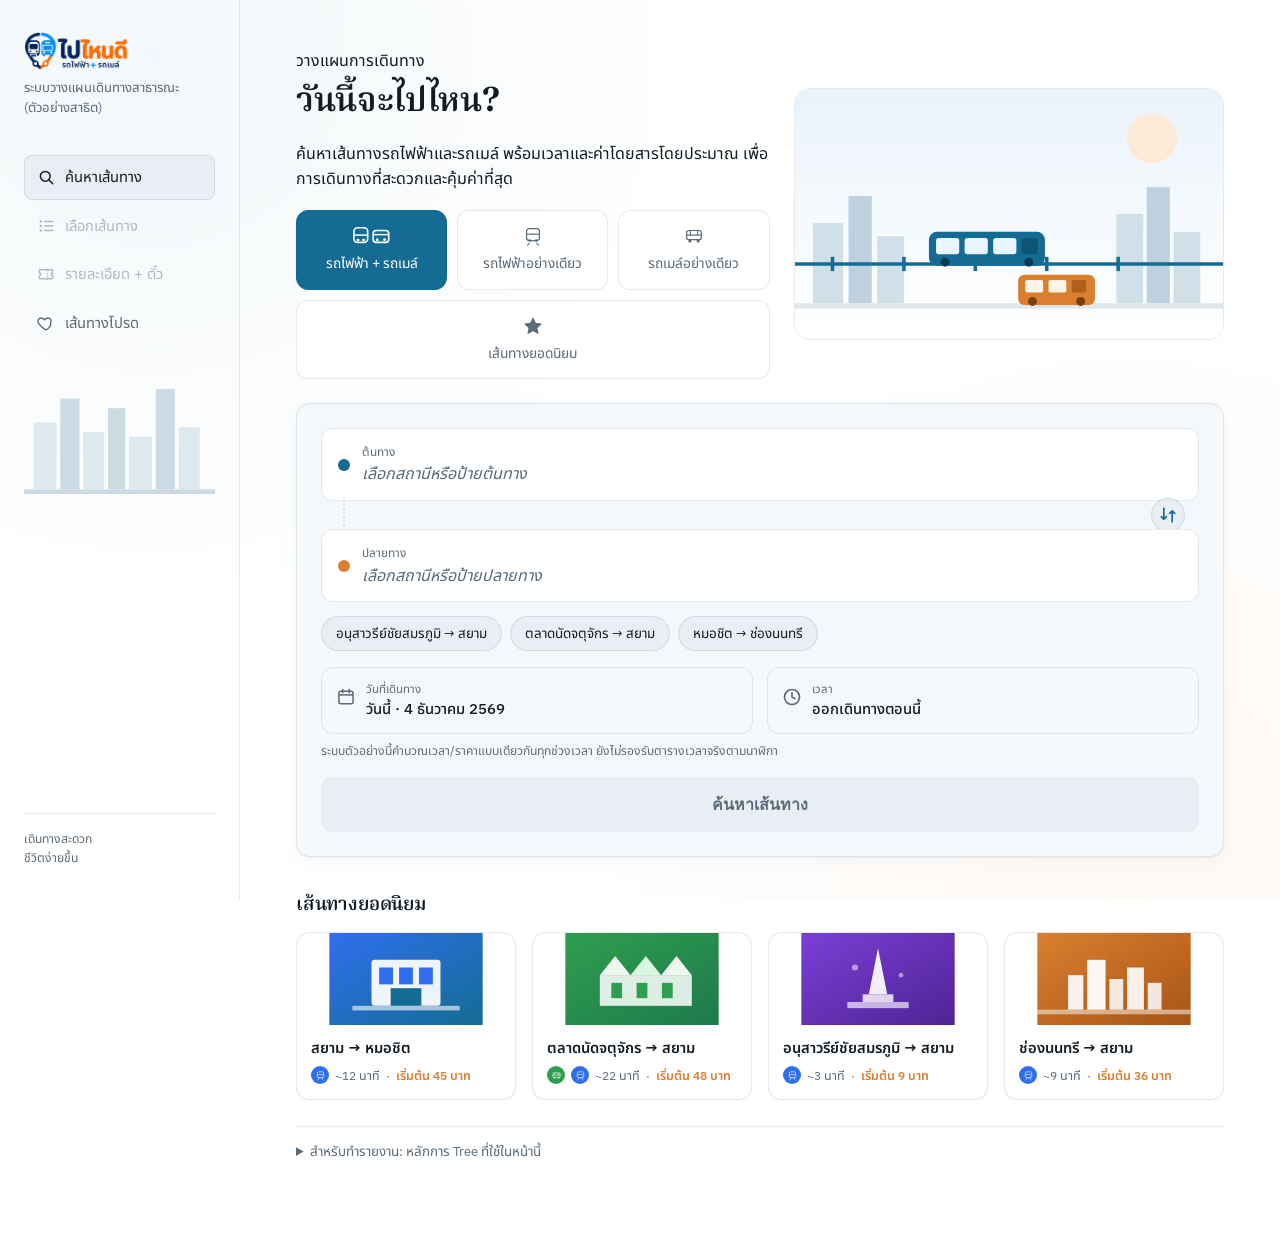
<file: index.html>
<!DOCTYPE html>
<html lang="th">
<head>
<meta charset="UTF-8">
<meta name="viewport" content="width=device-width, initial-scale=1.0">
<title>ค้นหาเส้นทาง — ไปไหนดี</title>
<link rel="preconnect" href="https://fonts.googleapis.com">
<link href="https://fonts.googleapis.com/css2?family=Fraunces:wght@500;600&family=IBM+Plex+Mono:wght@400;500&family=IBM+Plex+Sans:wght@400;500;600&family=Noto+Sans+Thai:wght@400;500;600&family=Noto+Serif+Thai:wght@600&display=swap" rel="stylesheet">
<link rel="stylesheet" href="style.css">
</head>
<body>
<div class="shell">
  <aside class="side">
    <div class="brand"><img src="images/logo.png" alt="ไปไหนดี — ค้นหาเส้นทางรถไฟฟ้าและรถเมล์"></div>
    <div class="brand-sub">ระบบวางแผนเดินทางสาธารณะ (ตัวอย่างสาธิต)</div>
    <nav>
      <a href="index.html" class="active"><svg viewBox="0 0 24 24" fill="none"><circle cx="11" cy="11" r="6.5" stroke="currentColor" stroke-width="2"/><line x1="16" y1="16" x2="21" y2="21" stroke="currentColor" stroke-width="2" stroke-linecap="round"/></svg><span class="label-text">ค้นหาเส้นทาง</span></a>
      <a href="#" class="disabled" id="navResults"><svg viewBox="0 0 24 24" fill="none"><circle cx="5" cy="6" r="1.6" fill="currentColor"/><line x1="10" y1="6" x2="21" y2="6" stroke="currentColor" stroke-width="2" stroke-linecap="round"/><circle cx="5" cy="12" r="1.6" fill="currentColor"/><line x1="10" y1="12" x2="21" y2="12" stroke="currentColor" stroke-width="2" stroke-linecap="round"/><circle cx="5" cy="18" r="1.6" fill="currentColor"/><line x1="10" y1="18" x2="21" y2="18" stroke="currentColor" stroke-width="2" stroke-linecap="round"/></svg><span class="label-text">เลือกเส้นทาง</span></a>
      <a href="#" class="disabled" id="navTicket"><svg viewBox="0 0 24 24" fill="none"><path d="M3 9a2 2 0 0 1 0 4v3a1 1 0 0 0 1 1h16a1 1 0 0 0 1-1v-3a2 2 0 0 1 0-4V6a1 1 0 0 0-1-1H4a1 1 0 0 0-1 1v3z" stroke="currentColor" stroke-width="1.8" stroke-linejoin="round"/><line x1="14" y1="5" x2="14" y2="19" stroke="currentColor" stroke-width="1.6" stroke-dasharray="2 2"/></svg><span class="label-text">รายละเอียด + ตั๋ว</span></a>
      <a href="favorites.html" id="navFav"><svg viewBox="0 0 24 24" xmlns="http://www.w3.org/2000/svg"><path d="M12 20s-7.5-4.6-10-9.3C0.3 7.4 2 4 5.4 4c2 0 3.4 1 4.6 2.6C11.2 5 12.6 4 14.6 4 18 4 19.7 7.4 18 10.7 19.5 15.4 12 20 12 20z" fill="none" stroke="currentColor" stroke-width="1.8" stroke-linejoin="round"/></svg><span class="label-text">เส้นทางโปรด</span></a>
    </nav>
    <div class="skyline-art" id="skylineArt"></div>
    <div class="footnote">เดินทางสะดวก<br>ชีวิตง่ายขึ้น</div>
  </aside>

  <main>
    <div class="hero-panel">
      <div class="hero-text">
        <div class="kicker">วางแผนการเดินทาง</div>
        <h1>วันนี้จะไปไหน?</h1>
        <p>ค้นหาเส้นทางรถไฟฟ้าและรถเมล์ พร้อมเวลาและค่าโดยสารโดยประมาณ เพื่อการเดินทางที่สะดวกและคุ้มค่าที่สุด</p>
        <div class="mode-tabs" id="modeTabs">
          <div class="mode-tab active" data-mode="all"><span class="tab-icon"></span><div>รถไฟฟ้า + รถเมล์</div></div>
          <div class="mode-tab" data-mode="rail"><span class="tab-icon"></span><div>รถไฟฟ้าอย่างเดียว</div></div>
          <div class="mode-tab" data-mode="bus"><span class="tab-icon"></span><div>รถเมล์อย่างเดียว</div></div>
          <div class="mode-tab" data-mode="popular"><span class="tab-icon"></span><div>เส้นทางยอดนิยม</div></div>
        </div>
      </div>
      <div class="hero-art-wrap" id="heroArt"></div>
    </div>

    <div class="panel search-card">
      <div class="trip-form">
        <div class="stop-field origin" id="originField">
          <div class="dot"></div>
          <div class="text">
            <div class="label">ต้นทาง</div>
            <div class="value placeholder" id="originValue">เลือกสถานีหรือป้ายต้นทาง</div>
          </div>
        </div>
        <div class="field-connector">
          <button class="swap-btn" id="swapBtn" title="สลับต้นทาง-ปลายทาง"></button>
        </div>
        <div class="stop-field dest" id="destField">
          <div class="dot"></div>
          <div class="text">
            <div class="label">ปลายทาง</div>
            <div class="value placeholder" id="destValue">เลือกสถานีหรือป้ายปลายทาง</div>
          </div>
        </div>
      </div>

      <div class="suggestion-chips" id="suggestionChips"></div>

      <div class="schedule-row">
        <div class="schedule-field">
          <span class="sched-icon" id="dateIcon"></span>
          <div class="text">
            <div class="label">วันที่เดินทาง</div>
            <div class="value" id="dateValue">วันนี้</div>
          </div>
        </div>
        <div class="schedule-field">
          <span class="sched-icon" id="clockIcon"></span>
          <div class="text">
            <div class="label">เวลา</div>
            <div class="value">ออกเดินทางตอนนี้</div>
          </div>
        </div>
      </div>
      <div class="schedule-note">ระบบตัวอย่างนี้คำนวณเวลา/ราคาแบบเดียวกันทุกช่วงเวลา ยังไม่รองรับตารางเวลาจริงตามนาฬิกา</div>

      <button class="primary big" id="searchBtn" disabled>ค้นหาเส้นทาง</button>
    </div>

    <div class="popular-section" id="popularSection">
      <div class="popular-header">
        <h3>เส้นทางยอดนิยม</h3>
      </div>
      <div class="popular-grid" id="popularGrid"></div>
    </div>

    <details class="reveal">
      <summary>สำหรับทำรายงาน: หลักการ Tree ที่ใช้ในหน้านี้</summary>
      <div class="reveal-body">
        <p style="color:var(--text-dim);font-size:0.88rem">
          ตัวเลือกสถานีจัดเป็น Tree 4 ระดับ: ทุกระบบขนส่ง (Root) → ประเภท (รถไฟฟ้า/รถเมล์) → สาย → สถานี/ป้าย (Leaf)
          หน้าต่างเลือกสถานีไล่ตามโครงสร้างนี้จริง ไม่ได้เขียนรายการสถานีแยกไว้ต่างหาก
        </p>
        <div class="code-block" id="codeBlock"></div>
      </div>
    </details>
  </main>
</div>

<!-- Station picker (Tree browser) -->
<div class="picker-overlay hidden" id="pickerOverlay">
  <div class="picker-modal">
    <div class="picker-header">
      <h3 id="pickerTitle">เลือกสถานี</h3>
      <button class="picker-close" id="pickerClose">&times;</button>
    </div>
    <div class="picker-breadcrumb" id="pickerBreadcrumb"></div>
    <div class="picker-list" id="pickerList"></div>
  </div>
</div>

<script src="transit-data.js"></script>
<script src="station-tree.js"></script>
<script src="icons.js"></script>
<script src="index-app.js"></script>
</body>
</html>
</file>
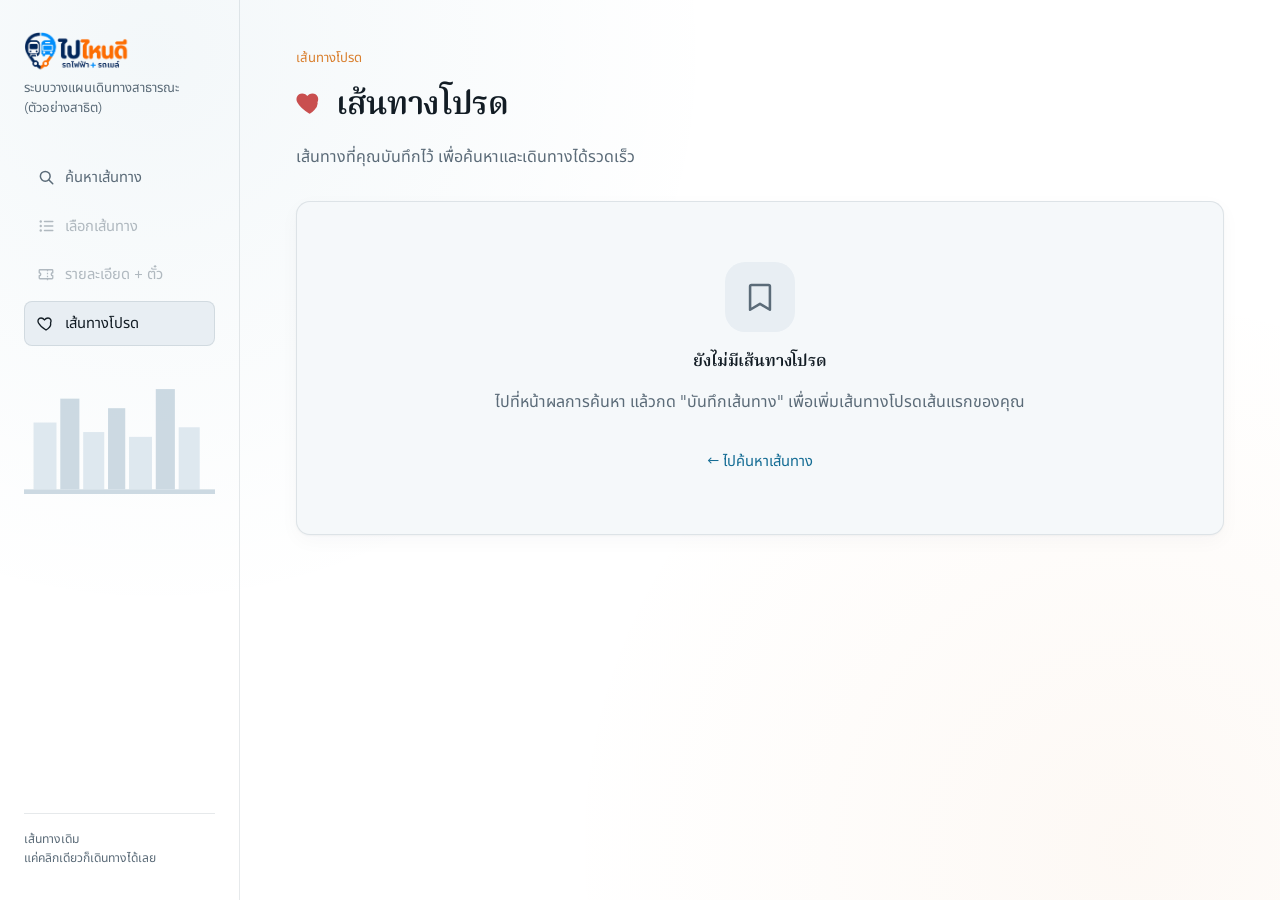
<file: favorites.html>
<!DOCTYPE html>
<html lang="th">
<head>
<meta charset="UTF-8">
<meta name="viewport" content="width=device-width, initial-scale=1.0">
<title>เส้นทางโปรด — ไปไหนดี</title>
<link rel="preconnect" href="https://fonts.googleapis.com">
<link href="https://fonts.googleapis.com/css2?family=Fraunces:wght@500;600&family=IBM+Plex+Mono:wght@400;500&family=IBM+Plex+Sans:wght@400;500;600&family=Noto+Sans+Thai:wght@400;500;600&family=Noto+Serif+Thai:wght@600&display=swap" rel="stylesheet">
<link rel="stylesheet" href="style.css">
</head>
<body>
<div class="shell">
  <aside class="side">
    <div class="brand"><img src="images/logo.png" alt="ไปไหนดี — ค้นหาเส้นทางรถไฟฟ้าและรถเมล์"></div>
    <div class="brand-sub">ระบบวางแผนเดินทางสาธารณะ (ตัวอย่างสาธิต)</div>
    <nav>
      <a href="index.html"><svg viewBox="0 0 24 24" fill="none"><circle cx="11" cy="11" r="6.5" stroke="currentColor" stroke-width="2"/><line x1="16" y1="16" x2="21" y2="21" stroke="currentColor" stroke-width="2" stroke-linecap="round"/></svg><span class="label-text">ค้นหาเส้นทาง</span></a>
      <a href="#" class="disabled"><svg viewBox="0 0 24 24" fill="none"><circle cx="5" cy="6" r="1.6" fill="currentColor"/><line x1="10" y1="6" x2="21" y2="6" stroke="currentColor" stroke-width="2" stroke-linecap="round"/><circle cx="5" cy="12" r="1.6" fill="currentColor"/><line x1="10" y1="12" x2="21" y2="12" stroke="currentColor" stroke-width="2" stroke-linecap="round"/><circle cx="5" cy="18" r="1.6" fill="currentColor"/><line x1="10" y1="18" x2="21" y2="18" stroke="currentColor" stroke-width="2" stroke-linecap="round"/></svg><span class="label-text">เลือกเส้นทาง</span></a>
      <a href="#" class="disabled"><svg viewBox="0 0 24 24" fill="none"><path d="M3 9a2 2 0 0 1 0 4v3a1 1 0 0 0 1 1h16a1 1 0 0 0 1-1v-3a2 2 0 0 1 0-4V6a1 1 0 0 0-1-1H4a1 1 0 0 0-1 1v3z" stroke="currentColor" stroke-width="1.8" stroke-linejoin="round"/><line x1="14" y1="5" x2="14" y2="19" stroke="currentColor" stroke-width="1.6" stroke-dasharray="2 2"/></svg><span class="label-text">รายละเอียด + ตั๋ว</span></a>
      <a href="favorites.html" class="active" id="navFav"><svg viewBox="0 0 24 24" xmlns="http://www.w3.org/2000/svg"><path d="M12 20s-7.5-4.6-10-9.3C0.3 7.4 2 4 5.4 4c2 0 3.4 1 4.6 2.6C11.2 5 12.6 4 14.6 4 18 4 19.7 7.4 18 10.7 19.5 15.4 12 20 12 20z" fill="none" stroke="currentColor" stroke-width="1.8" stroke-linejoin="round"/></svg><span class="label-text">เส้นทางโปรด</span></a>
    </nav>
    <div class="skyline-art" id="skylineArt"></div>
    <div class="footnote">เส้นทางเดิม<br>แค่คลิกเดียวก็เดินทางได้เลย</div>
  </aside>

  <main id="mainContent"></main>
</div>

<script src="transit-data.js"></script>
<script src="station-tree.js"></script>
<script src="station-map.js"></script>
<script src="icons.js"></script>
<script src="saved-routes.js"></script>
<script src="save-modal.js"></script>
<script src="favorites-app.js"></script>
</body>
</html>
</file>
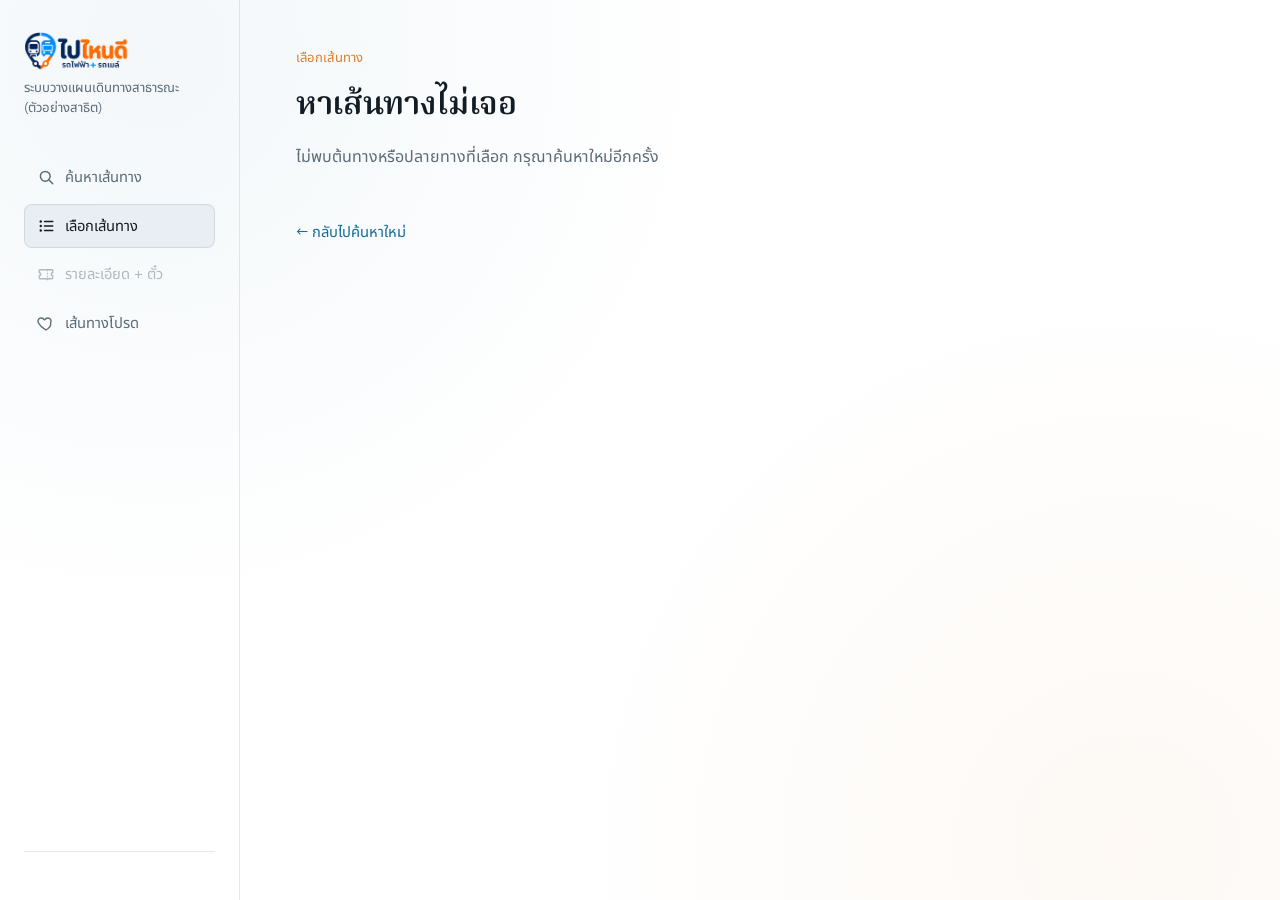
<file: results.html>
<!DOCTYPE html>
<html lang="th">
<head>
<meta charset="UTF-8">
<meta name="viewport" content="width=device-width, initial-scale=1.0">
<title>เลือกเส้นทาง — ไปไหนดี</title>
<link rel="preconnect" href="https://fonts.googleapis.com">
<link href="https://fonts.googleapis.com/css2?family=Fraunces:wght@500;600&family=IBM+Plex+Mono:wght@400;500&family=IBM+Plex+Sans:wght@400;500;600&family=Noto+Sans+Thai:wght@400;500;600&family=Noto+Serif+Thai:wght@600&display=swap" rel="stylesheet">
<link rel="stylesheet" href="style.css">
</head>
<body>
<div class="shell">
  <aside class="side">
    <div class="brand"><img src="images/logo.png" alt="ไปไหนดี — ค้นหาเส้นทางรถไฟฟ้าและรถเมล์"></div>
    <div class="brand-sub">ระบบวางแผนเดินทางสาธารณะ (ตัวอย่างสาธิต)</div>
    <nav>
      <a href="index.html"><svg viewBox="0 0 24 24" fill="none"><circle cx="11" cy="11" r="6.5" stroke="currentColor" stroke-width="2"/><line x1="16" y1="16" x2="21" y2="21" stroke="currentColor" stroke-width="2" stroke-linecap="round"/></svg><span class="label-text">ค้นหาเส้นทาง</span></a>
      <a href="results.html" class="active"><svg viewBox="0 0 24 24" fill="none"><circle cx="5" cy="6" r="1.6" fill="currentColor"/><line x1="10" y1="6" x2="21" y2="6" stroke="currentColor" stroke-width="2" stroke-linecap="round"/><circle cx="5" cy="12" r="1.6" fill="currentColor"/><line x1="10" y1="12" x2="21" y2="12" stroke="currentColor" stroke-width="2" stroke-linecap="round"/><circle cx="5" cy="18" r="1.6" fill="currentColor"/><line x1="10" y1="18" x2="21" y2="18" stroke="currentColor" stroke-width="2" stroke-linecap="round"/></svg><span class="label-text">เลือกเส้นทาง</span></a>
      <a href="#" class="disabled" id="navTicket"><svg viewBox="0 0 24 24" fill="none"><path d="M3 9a2 2 0 0 1 0 4v3a1 1 0 0 0 1 1h16a1 1 0 0 0 1-1v-3a2 2 0 0 1 0-4V6a1 1 0 0 0-1-1H4a1 1 0 0 0-1 1v3z" stroke="currentColor" stroke-width="1.8" stroke-linejoin="round"/><line x1="14" y1="5" x2="14" y2="19" stroke="currentColor" stroke-width="1.6" stroke-dasharray="2 2"/></svg><span class="label-text">รายละเอียด + ตั๋ว</span></a>
      <a href="favorites.html" id="navFav"><svg viewBox="0 0 24 24" xmlns="http://www.w3.org/2000/svg"><path d="M12 20s-7.5-4.6-10-9.3C0.3 7.4 2 4 5.4 4c2 0 3.4 1 4.6 2.6C11.2 5 12.6 4 14.6 4 18 4 19.7 7.4 18 10.7 19.5 15.4 12 20 12 20z" fill="none" stroke="currentColor" stroke-width="1.8" stroke-linejoin="round"/></svg><span class="label-text">เส้นทางโปรด</span></a>
    </nav>
    <div class="footnote" id="routeSummaryFoot"></div>
  </aside>

  <main id="mainContent"></main>
</div>

<script src="transit-data.js"></script>
<script src="station-tree.js"></script>
<script src="station-map.js"></script>
<script src="icons.js"></script>
<script src="saved-routes.js"></script>
<script src="save-modal.js"></script>
<script src="results-app.js"></script>
</body>
</html>
</file>
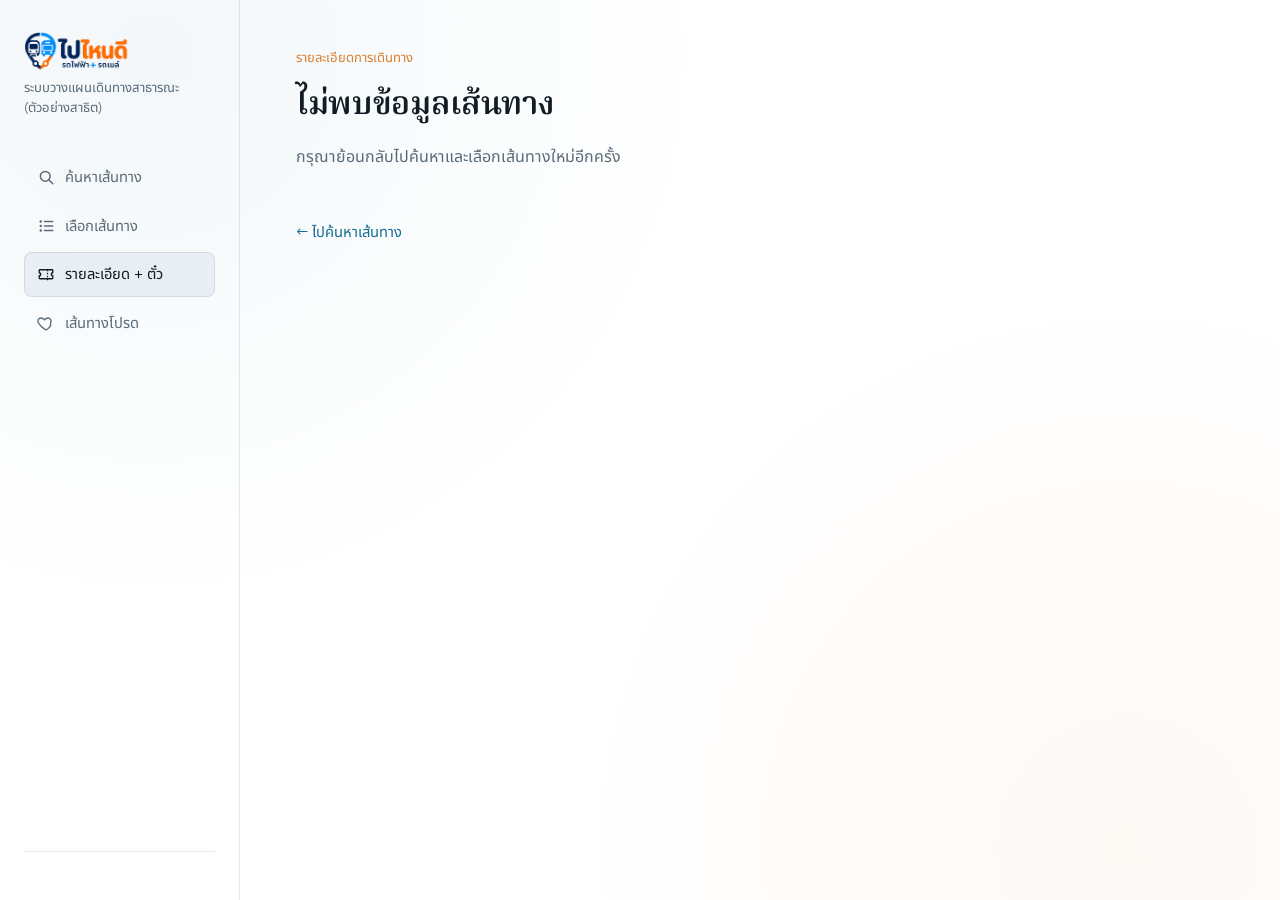
<file: ticket.html>
<!DOCTYPE html>
<html lang="th">
<head>
<meta charset="UTF-8">
<meta name="viewport" content="width=device-width, initial-scale=1.0">
<title>รายละเอียดการเดินทาง — ไปไหนดี</title>
<link rel="preconnect" href="https://fonts.googleapis.com">
<link href="https://fonts.googleapis.com/css2?family=Fraunces:wght@500;600&family=IBM+Plex+Mono:wght@400;500&family=IBM+Plex+Sans:wght@400;500;600&family=Noto+Sans+Thai:wght@400;500;600&family=Noto+Serif+Thai:wght@600&display=swap" rel="stylesheet">
<link rel="stylesheet" href="style.css">
</head>
<body>
<div class="shell">
  <aside class="side">
    <div class="brand"><img src="images/logo.png" alt="ไปไหนดี — ค้นหาเส้นทางรถไฟฟ้าและรถเมล์"></div>
    <div class="brand-sub">ระบบวางแผนเดินทางสาธารณะ (ตัวอย่างสาธิต)</div>
    <nav>
      <a href="index.html"><svg viewBox="0 0 24 24" fill="none"><circle cx="11" cy="11" r="6.5" stroke="currentColor" stroke-width="2"/><line x1="16" y1="16" x2="21" y2="21" stroke="currentColor" stroke-width="2" stroke-linecap="round"/></svg><span class="label-text">ค้นหาเส้นทาง</span></a>
      <a href="#" id="backToResults"><svg viewBox="0 0 24 24" fill="none"><circle cx="5" cy="6" r="1.6" fill="currentColor"/><line x1="10" y1="6" x2="21" y2="6" stroke="currentColor" stroke-width="2" stroke-linecap="round"/><circle cx="5" cy="12" r="1.6" fill="currentColor"/><line x1="10" y1="12" x2="21" y2="12" stroke="currentColor" stroke-width="2" stroke-linecap="round"/><circle cx="5" cy="18" r="1.6" fill="currentColor"/><line x1="10" y1="18" x2="21" y2="18" stroke="currentColor" stroke-width="2" stroke-linecap="round"/></svg><span class="label-text">เลือกเส้นทาง</span></a>
      <a href="ticket.html" class="active"><svg viewBox="0 0 24 24" fill="none"><path d="M3 9a2 2 0 0 1 0 4v3a1 1 0 0 0 1 1h16a1 1 0 0 0 1-1v-3a2 2 0 0 1 0-4V6a1 1 0 0 0-1-1H4a1 1 0 0 0-1 1v3z" stroke="currentColor" stroke-width="1.8" stroke-linejoin="round"/><line x1="14" y1="5" x2="14" y2="19" stroke="currentColor" stroke-width="1.6" stroke-dasharray="2 2"/></svg><span class="label-text">รายละเอียด + ตั๋ว</span></a>
      <a href="favorites.html" id="navFav"><svg viewBox="0 0 24 24" xmlns="http://www.w3.org/2000/svg"><path d="M12 20s-7.5-4.6-10-9.3C0.3 7.4 2 4 5.4 4c2 0 3.4 1 4.6 2.6C11.2 5 12.6 4 14.6 4 18 4 19.7 7.4 18 10.7 19.5 15.4 12 20 12 20z" fill="none" stroke="currentColor" stroke-width="1.8" stroke-linejoin="round"/></svg><span class="label-text">เส้นทางโปรด</span></a>
    </nav>
    <div class="footnote" id="routeSummaryFoot"></div>
  </aside>

  <main id="mainContent"></main>
</div>

<script src="transit-data.js"></script>
<script src="station-tree.js"></script>
<script src="station-map.js"></script>
<script src="icons.js"></script>
<script src="saved-routes.js"></script>
<script src="save-modal.js"></script>
<script src="ticket-app.js"></script>
</body>
</html>
</file>
<file: style.css>
:root {
  --bg: #ffffff;
  --bg-panel: #f5f8fa;
  --bg-panel-raised: #e8eef3;
  --line: rgba(15, 40, 60, 0.10);
  --text: #121c24;
  --text-dim: #5b6b78;
  --primary: #146c94;
  --primary-soft: rgba(20, 108, 148, 0.12);
  --accent: #d97f2e;
  --accent-soft: rgba(217, 127, 46, 0.14);
  --rail: #2f6fed;
  --bus: #2e9e4f;
  --danger: #c94f4f;
}

* { box-sizing: border-box; }
html { scroll-behavior: smooth; }

body {
  margin: 0;
  background: var(--bg);
  background-image:
    radial-gradient(circle at 12% 6%, rgba(20,108,148,0.05), transparent 40%),
    radial-gradient(circle at 88% 94%, rgba(217,127,46,0.05), transparent 40%);
  background-attachment: fixed;
  color: var(--text);
  font-family: "IBM Plex Sans", -apple-system, "Noto Sans Thai", sans-serif;
  line-height: 1.55;
  min-height: 100vh;
}

h1, h2, h3 {
  font-family: "Fraunces", "Noto Serif Thai", serif;
  font-weight: 600;
  letter-spacing: -0.01em;
  margin: 0 0 0.4em;
}

code, .mono { font-family: "IBM Plex Mono", "Noto Sans Mono", monospace; }
a { color: inherit; }

/* ---------- Shell ---------- */

.shell { display: grid; grid-template-columns: 240px 1fr; min-height: 100vh; }

.side {
  border-right: 1px solid var(--line);
  padding: 32px 24px;
  position: sticky;
  top: 0;
  height: 100vh;
  display: flex;
  flex-direction: column;
}

.side .brand { font-family: "Fraunces", serif; font-size: 1.15rem; font-weight: 600; margin-bottom: 4px; display: flex; align-items: center; gap: 8px; }
.side .brand svg { width: 26px; height: 26px; }
.side .brand img { height: 42px; width: auto; display: block; }
.side .brand-sub { color: var(--text-dim); font-size: 0.82rem; margin-bottom: 36px; }

.side nav { display: flex; flex-direction: column; gap: 4px; }
.side nav a {
  text-decoration: none; padding: 10px 12px; border-radius: 8px;
  color: var(--text-dim); font-size: 0.92rem; display: flex; flex-direction: column; gap: 2px;
  border: 1px solid transparent;
}
.side nav a .n { font-family: "IBM Plex Mono", monospace; font-size: 0.72rem; color: var(--accent); }
.side nav a.active { background: var(--bg-panel-raised); border-color: var(--line); color: var(--text); }
.side nav a:hover:not(.active) { background: rgba(15,40,60,0.04); color: var(--text); }

.side .footnote { margin-top: auto; color: var(--text-dim); font-size: 0.76rem; border-top: 1px solid var(--line); padding-top: 16px; }

main { padding: 48px 56px 80px; max-width: 1180px; }

.page-head { margin-bottom: 32px; max-width: 680px; }
.page-head .kicker { color: var(--accent); font-size: 0.82rem; margin-bottom: 10px; }
.page-head h1 svg { width: 0.85em; height: 0.85em; vertical-align: -0.08em; margin-right: 6px; }
.page-head p { color: var(--text-dim); font-size: 1rem; }

.grid-2 { display: grid; grid-template-columns: 1.3fr 1fr; gap: 28px; align-items: start; }

.panel {
  background: var(--bg-panel);
  border: 1px solid var(--line);
  border-radius: 14px;
  padding: 24px;
  box-shadow: 0 1px 2px rgba(15,40,60,0.04), 0 6px 20px rgba(15,40,60,0.03);
}
.panel h3 { font-size: 1.02rem; }
.panel + .panel { margin-top: 20px; }

.field { margin-bottom: 16px; }
.field:last-child { margin-bottom: 0; }
.field .label { font-size: 0.76rem; color: var(--text-dim); margin-bottom: 4px; }
.field .value { font-size: 1.02rem; }
.field .value.empty { color: var(--text-dim); font-style: italic; }

select, input[type=text] {
  background: var(--bg-panel-raised);
  border: 1px solid var(--line);
  color: var(--text);
  padding: 9px 12px;
  border-radius: 8px;
  font-family: inherit;
  font-size: 0.9rem;
}

button.primary {
  background: var(--primary);
  color: #ffffff;
  border: none;
  padding: 12px 20px;
  border-radius: 10px;
  font-weight: 600;
  cursor: pointer;
  font-size: 0.95rem;
}
button.primary:hover { filter: brightness(1.08); }
button.primary:disabled { background: var(--bg-panel-raised); color: var(--text-dim); cursor: not-allowed; }

.next-link {
  display: inline-flex; align-items: center; gap: 8px; margin-top: 20px;
  color: var(--primary); text-decoration: none; font-size: 0.92rem;
  border-bottom: 1px solid transparent;
}
.next-link:hover { border-color: var(--primary); }

.chip {
  background: var(--bg-panel-raised);
  border: 1px solid var(--line);
  border-radius: 999px;
  padding: 4px 12px;
  font-size: 0.86rem;
  display: inline-flex;
  align-items: center;
  gap: 6px;
}
.chip.accent { border-color: var(--accent); color: var(--accent); }

.arrow { color: var(--text-dim); }

.code-block {
  background: #0f1c22;
  border: 1px solid var(--line);
  border-radius: 10px;
  padding: 16px 18px;
  font-size: 0.82rem;
  overflow-x: auto;
  white-space: pre;
  color: #d6e6ec;
}
.code-block .k { color: #7fc4d9; }
.code-block .hl { background: rgba(217,127,46,0.35); border-radius: 3px; }

details.reveal { margin-top: 26px; border-top: 1px solid var(--line); padding-top: 14px; }
details.reveal summary { cursor: pointer; color: var(--text-dim); font-size: 0.84rem; }
details.reveal summary:hover { color: var(--text); }
details.reveal .reveal-body { margin-top: 14px; }

@media (max-width: 900px) {
  .shell { grid-template-columns: 1fr; }
  .side { position: relative; height: auto; }
  .grid-2 { grid-template-columns: 1fr; }
  main { padding: 28px 20px 60px; }
}

/* ---------- Search form (page 1) ---------- */

.trip-form {
  display: flex;
  flex-direction: column;
  gap: 4px;
}

.stop-field {
  display: flex;
  align-items: center;
  gap: 12px;
  background: var(--bg);
  border: 1.5px solid var(--line);
  border-radius: 12px;
  padding: 14px 16px;
  cursor: pointer;
  position: relative;
}
.stop-field:hover { border-color: var(--primary); }
.stop-field .dot { width: 12px; height: 12px; border-radius: 50%; flex-shrink: 0; }
.stop-field.origin .dot { background: var(--primary); }
.stop-field.dest .dot { background: var(--accent); }
.stop-field .text { flex: 1; }
.stop-field .text .label { font-size: 0.74rem; color: var(--text-dim); }
.stop-field .text .value { font-size: 1rem; font-weight: 500; }
.stop-field .text .value.placeholder { color: var(--text-dim); font-weight: 400; font-style: italic; }

.field-connector {
  display: flex;
  align-items: center;
  margin-left: 22px;
  height: 20px;
  position: relative;
}
.field-connector::before {
  content: "";
  position: absolute;
  left: 0;
  top: -8px;
  bottom: -8px;
  border-left: 2px dotted var(--line);
}

.swap-btn {
  position: absolute;
  right: 14px;
  top: 50%;
  transform: translateY(-50%);
  width: 34px; height: 34px;
  border-radius: 50%;
  border: 1px solid var(--line);
  background: var(--bg-panel-raised);
  cursor: pointer;
  display: flex; align-items: center; justify-content: center;
}
.swap-btn:hover { background: var(--primary-soft); border-color: var(--primary); }

.suggestion-chips { display: flex; flex-wrap: wrap; gap: 8px; margin-top: 14px; }
.suggestion-chip {
  background: var(--bg-panel-raised);
  border: 1px solid var(--line);
  border-radius: 999px;
  padding: 6px 14px;
  font-size: 0.84rem;
  cursor: pointer;
}
.suggestion-chip:hover { border-color: var(--primary); color: var(--primary); }

/* ---------- Station picker (Tree) ---------- */

.picker-overlay {
  position: fixed; inset: 0;
  background: rgba(15,25,32,0.35);
  display: flex; align-items: flex-start; justify-content: center;
  padding: 60px 20px;
  z-index: 50;
}
.picker-overlay.hidden { display: none; }

.picker-modal {
  background: #ffffff;
  border-radius: 16px;
  width: 100%; max-width: 560px;
  max-height: 78vh;
  display: flex; flex-direction: column;
  box-shadow: 0 20px 60px rgba(15,25,32,0.25);
  overflow: hidden;
}

.picker-header {
  padding: 18px 20px;
  border-bottom: 1px solid var(--line);
  display: flex; align-items: center; justify-content: space-between;
}
.picker-header h3 { margin: 0; font-size: 1.05rem; }
.picker-close { background: none; border: none; font-size: 1.3rem; cursor: pointer; color: var(--text-dim); line-height: 1; }

.picker-breadcrumb {
  padding: 10px 20px;
  display: flex; flex-wrap: wrap; align-items: center; gap: 4px;
  font-size: 0.86rem;
  border-bottom: 1px solid var(--line);
}
.picker-breadcrumb button {
  background: none; border: none; color: var(--text-dim); font: inherit; cursor: pointer;
  padding: 3px 6px; border-radius: 6px;
}
.picker-breadcrumb button:hover { background: rgba(15,40,60,0.05); color: var(--text); }
.picker-breadcrumb button.current { color: var(--primary); cursor: default; }
.picker-breadcrumb .sep { color: var(--text-dim); }

.picker-list { overflow-y: auto; padding: 8px; flex: 1; }
.picker-item {
  display: flex; align-items: center; gap: 12px;
  padding: 12px 12px; border-radius: 10px; cursor: pointer;
}
.picker-item:hover { background: var(--bg-panel-raised); }
.picker-item .icon-wrap {
  width: 36px; height: 36px; border-radius: 9px;
  display: flex; align-items: center; justify-content: center;
  flex-shrink: 0;
}
.picker-item .icon-wrap svg { width: 20px; height: 20px; }
.picker-item .item-name { font-size: 0.94rem; }
.picker-item .item-sub { font-size: 0.78rem; color: var(--text-dim); }
.picker-item .chevron { margin-left: auto; color: var(--text-dim); }

/* ---------- Route option cards (page 2) ---------- */

.route-card {
  border: 1.5px solid var(--line);
  border-radius: 14px;
  padding: 20px;
  cursor: pointer;
  transition: border-color 0.15s ease, box-shadow 0.15s ease;
  background: #ffffff;
}
.route-card:hover { border-color: var(--primary); box-shadow: 0 4px 16px rgba(15,40,60,0.06); }
.route-card + .route-card { margin-top: 14px; }

.route-card .badge-row { display: flex; gap: 8px; margin-bottom: 12px; flex-wrap: wrap; }
.route-badge {
  font-size: 0.74rem;
  padding: 3px 10px;
  border-radius: 999px;
  font-weight: 600;
}
.route-badge.fastest { background: var(--primary-soft); color: var(--primary); }
.route-badge.cheapest { background: var(--accent-soft); color: var(--accent); }
.route-badge.recommended { background: rgba(46,158,79,0.14); color: var(--bus); }

.route-summary { display: flex; align-items: baseline; gap: 16px; margin-bottom: 14px; flex-wrap: wrap; }
.route-summary .time { font-size: 1.5rem; font-weight: 600; font-family: "Fraunces", serif; }
.route-summary .fare { font-size: 1.2rem; font-weight: 600; color: var(--accent); }
.route-summary .transfers { color: var(--text-dim); font-size: 0.86rem; }

.leg-row { display: flex; align-items: center; gap: 8px; flex-wrap: wrap; }
.leg-pill {
  display: flex; align-items: center; gap: 6px;
  padding: 5px 10px 5px 6px;
  border-radius: 999px;
  font-size: 0.82rem;
  color: #ffffff;
}
.leg-pill .icon-dot {
  width: 20px; height: 20px; border-radius: 50%;
  background: rgba(255,255,255,0.25);
  display: flex; align-items: center; justify-content: center;
}
.leg-pill .icon-dot svg { width: 12px; height: 12px; }
.leg-sep { color: var(--text-dim); font-size: 0.8rem; }

/* ---------- Itinerary (page 3) ---------- */

.itinerary-step {
  display: flex; gap: 16px; position: relative;
  padding-bottom: 28px;
}
.itinerary-step:last-child { padding-bottom: 0; }
.itinerary-step .rail {
  display: flex; flex-direction: column; align-items: center; flex-shrink: 0; width: 34px;
}
.itinerary-step .dot {
  width: 34px; height: 34px; border-radius: 50%;
  display: flex; align-items: center; justify-content: center;
  color: #ffffff; flex-shrink: 0; z-index: 1;
}
.itinerary-step .dot svg { width: 18px; height: 18px; }
.itinerary-step .connector {
  flex: 1; width: 2px; background: var(--line); margin-top: 2px;
}
.itinerary-step:last-child .connector { display: none; }
.itinerary-step .content { flex: 1; padding-top: 4px; }
.itinerary-step .title { font-weight: 600; margin-bottom: 2px; }
.itinerary-step .sub { color: var(--text-dim); font-size: 0.88rem; }
.itinerary-step .meta { font-size: 0.82rem; color: var(--text-dim); margin-top: 4px; }
.itinerary-step .step-time { width: 46px; flex-shrink: 0; font-size: 0.8rem; color: var(--text-dim); padding-top: 8px; }
.itinerary-step .duration-badge { flex-shrink: 0; align-self: flex-start; margin-top: 4px; padding: 6px 10px; border-radius: 8px; font-size: 0.76rem; font-weight: 600; white-space: nowrap; }

.fare-table { width: 100%; border-collapse: collapse; font-size: 0.88rem; margin-top: 8px; }
.fare-table td { padding: 7px 0; border-bottom: 1px solid var(--line); }
.fare-table td:last-child { text-align: right; font-family: "IBM Plex Mono", monospace; }
.fare-table tr.total td { border-bottom: none; font-weight: 600; font-size: 1rem; padding-top: 12px; }

.ticket-card {
  border: 1.5px dashed var(--primary);
  border-radius: 16px;
  padding: 28px;
  background: linear-gradient(180deg, var(--primary-soft), transparent 40%);
  text-align: center;
}
.ticket-card .qr-wrap { display: flex; justify-content: center; margin: 18px 0; }
.ticket-card .ticket-code { font-family: "IBM Plex Mono", monospace; letter-spacing: 0.1em; color: var(--text-dim); font-size: 0.86rem; }

.callout {
  border-left: 3px solid var(--primary);
  background: var(--primary-soft);
  padding: 12px 16px;
  border-radius: 0 8px 8px 0;
  font-size: 0.88rem;
}

.side nav a.disabled {
  opacity: 0.45;
  pointer-events: none;
}

/* ---------- Station map ---------- */

.route-map-wrap {
  border-radius: 10px;
  overflow: hidden;
  background: #fbfcfd;
  border: 1px solid var(--line);
  margin-top: 14px;
}
.route-map-wrap.compact { height: 190px; }
.route-map-wrap.large { padding: 16px; height: 560px; max-width: 620px; margin: 0 auto; }

.map-caption {
  font-size: 0.76rem;
  color: var(--text-dim);
  margin-top: 6px;
}

/* ---------- Homepage redesign ---------- */

.hero-panel {
  display: grid;
  grid-template-columns: 1.1fr 1fr;
  gap: 24px;
  align-items: center;
  margin-bottom: 24px;
}
.hero-panel .hero-text h1 { font-size: 2.1rem; margin-bottom: 12px; }
.hero-art-wrap {
  border-radius: 16px;
  overflow: hidden;
  border: 1px solid var(--line);
}
.hero-art-wrap svg { display: block; width: 100%; height: auto; }

.mode-tabs { display: flex; gap: 10px; margin-top: 20px; flex-wrap: wrap; }
.mode-tab {
  flex: 1;
  min-width: 120px;
  border: 1.5px solid var(--line);
  background: #ffffff;
  border-radius: 12px;
  padding: 14px 10px;
  text-align: center;
  cursor: pointer;
  font-size: 0.86rem;
  color: var(--text-dim);
}
.mode-tab svg { height: 22px; width: auto; display: block; margin: 0 auto 6px; }
.mode-tab.active { background: var(--primary); border-color: var(--primary); color: #ffffff; }

.search-card .trip-form { margin-bottom: 6px; }

.schedule-row { display: flex; gap: 14px; margin-top: 16px; flex-wrap: wrap; }
.schedule-field {
  flex: 1;
  min-width: 200px;
  display: flex;
  align-items: center;
  gap: 10px;
  border: 1.5px solid var(--line);
  border-radius: 12px;
  padding: 12px 14px;
}
.schedule-field svg { width: 20px; height: 20px; flex-shrink: 0; color: var(--text-dim); }
.schedule-field .text .label { font-size: 0.72rem; color: var(--text-dim); }
.schedule-field .text .value { font-size: 0.92rem; font-weight: 500; }
.schedule-note { font-size: 0.76rem; color: var(--text-dim); margin-top: 8px; }

.search-card button.primary.big { margin-top: 16px; width: 100%; padding: 15px; font-size: 1rem; }

.popular-section { margin-top: 32px; }
.popular-header { display: flex; align-items: baseline; justify-content: space-between; margin-bottom: 14px; }
.popular-header h3 { margin: 0; }
.popular-header a { color: var(--primary); font-size: 0.88rem; text-decoration: none; }

.popular-grid { display: grid; grid-template-columns: repeat(4, 1fr); gap: 16px; }
.popular-card {
  border: 1px solid var(--line);
  border-radius: 14px;
  overflow: hidden;
  cursor: pointer;
  background: #ffffff;
  box-shadow: 0 1px 2px rgba(15,40,60,0.04);
}
.popular-card:hover { box-shadow: 0 6px 18px rgba(15,40,60,0.08); }
.popular-card .art { height: 92px; }
.popular-card .art svg { display: block; width: 100%; height: 100%; }
.popular-card .info { padding: 12px 14px 14px; }
.popular-card .route-name { font-weight: 600; font-size: 0.92rem; margin-bottom: 6px; }
.popular-card .meta-row { display: flex; align-items: center; gap: 6px; font-size: 0.78rem; color: var(--text-dim); flex-wrap: wrap; }
.popular-card .meta-row .icon-dot { width: 18px; height: 18px; border-radius: 50%; display: flex; align-items: center; justify-content: center; }
.popular-card .meta-row .icon-dot svg { width: 11px; height: 11px; }
.popular-card .price-from { color: var(--accent); font-weight: 600; }

.side .skyline-art { margin: 24px 0 14px; opacity: 0.9; }
.side nav a { display: flex; flex-direction: row; align-items: center; gap: 10px; }
.side nav a .n { display: none; }
.side nav a svg { width: 18px; height: 18px; flex-shrink: 0; }
.side nav a .label-text { font-size: 0.92rem; }

@media (max-width: 900px) {
  .hero-panel { grid-template-columns: 1fr; }
  .popular-grid { grid-template-columns: 1fr 1fr; }
}

/* ---------- Results page redesign ---------- */

.page-breadcrumb {
  display: flex;
  align-items: center;
  gap: 8px;
  font-size: 0.86rem;
  color: var(--text-dim);
  margin-bottom: 16px;
}
.page-breadcrumb a { color: var(--text-dim); text-decoration: none; }
.page-breadcrumb a:hover { color: var(--primary); }
.page-breadcrumb .sep { color: var(--line); }
.page-breadcrumb .current { color: var(--text); font-weight: 500; }
.page-breadcrumb .home-icon { width: 15px; height: 15px; }

.route-hero-panel {
  border: 1.5px solid var(--line);
  border-radius: 16px;
  padding: 22px;
  background: #ffffff;
  box-shadow: 0 1px 2px rgba(15,40,60,0.04), 0 6px 20px rgba(15,40,60,0.03);
}

.best-badge {
  display: inline-flex;
  align-items: center;
  gap: 6px;
  background: rgba(46,158,79,0.12);
  color: var(--bus);
  font-weight: 600;
  font-size: 0.86rem;
  padding: 7px 14px;
  border-radius: 999px;
  margin-bottom: 16px;
}
.best-badge svg { width: 15px; height: 15px; }

.stat-pill-row { display: flex; align-items: center; gap: 10px; flex-wrap: wrap; margin-bottom: 18px; }
.stat-pill {
  display: flex; align-items: center; gap: 8px;
  border: 1px solid var(--line);
  border-radius: 10px;
  padding: 8px 12px;
  font-size: 0.86rem;
}
.stat-pill svg { width: 17px; height: 17px; flex-shrink: 0; }
.stat-pill .pill-value { font-weight: 600; }
.stat-pill .pill-label { color: var(--text-dim); font-size: 0.74rem; display: block; }
.stat-pill.grow { flex: 1; }

.save-btn {
  display: flex; align-items: center; gap: 6px;
  border: 1px solid var(--line);
  background: #ffffff;
  border-radius: 10px;
  padding: 9px 14px;
  font-size: 0.86rem;
  cursor: pointer;
  color: var(--text);
}
.save-btn svg { width: 16px; height: 16px; }
.save-btn.saved { border-color: var(--danger); color: var(--danger); }
.save-btn.saved svg { fill: var(--danger); }

.buy-btn {
  display: flex; align-items: center; gap: 8px;
  background: var(--primary);
  color: #ffffff;
  border: none;
  border-radius: 10px;
  padding: 10px 18px;
  font-size: 0.9rem;
  font-weight: 600;
  cursor: pointer;
  text-decoration: none;
}
.buy-btn svg { width: 17px; height: 17px; }
.buy-btn:hover { filter: brightness(1.08); }

.result-detail-grid { display: grid; grid-template-columns: 1.15fr 1fr; gap: 20px; align-items: start; }

.map-panel { position: relative; border-radius: 12px; overflow: hidden; border: 1px solid var(--line); height: 460px; }
.map-panel .route-map-wrap { height: 100%; border: none; border-radius: 0; }
.map-chrome-compass, .map-chrome-zoom, .map-chrome-legend {
  position: absolute;
  background: #ffffff;
  border: 1px solid var(--line);
  box-shadow: 0 2px 6px rgba(15,40,60,0.08);
}
.map-chrome-compass { top: 14px; left: 14px; width: 34px; height: 34px; border-radius: 50%; display: flex; align-items: center; justify-content: center; }
.map-chrome-compass svg { width: 16px; height: 16px; }
.map-chrome-zoom { bottom: 14px; right: 14px; border-radius: 10px; display: flex; flex-direction: column; overflow: hidden; }
.map-chrome-zoom button { width: 34px; height: 34px; border: none; background: #ffffff; cursor: pointer; font-size: 1.1rem; color: var(--text); border-bottom: 1px solid var(--line); }
.map-chrome-zoom button:last-child { border-bottom: none; }
.map-chrome-zoom button:hover { background: var(--bg-panel-raised); }
.map-chrome-legend { left: 14px; bottom: 14px; border-radius: 10px; padding: 10px 12px; font-size: 0.78rem; }
.map-chrome-legend .legend-row { display: flex; align-items: center; gap: 7px; margin-top: 4px; }
.map-chrome-legend .legend-row:first-child { margin-top: 0; }
.map-chrome-legend .legend-dot { width: 10px; height: 10px; border-radius: 50%; flex-shrink: 0; }

.timeline-panel { max-height: 460px; overflow-y: auto; padding-right: 4px; }

.tips-box {
  display: flex; gap: 12px;
  background: var(--primary-soft);
  border-radius: 10px;
  padding: 14px 16px;
  margin-top: 18px;
  font-size: 0.86rem;
}
.tips-box svg { width: 20px; height: 20px; flex-shrink: 0; color: var(--primary); }
.tips-box .tips-title { font-weight: 600; margin-bottom: 3px; }
.tips-box .tips-text { color: var(--text-dim); }

.alt-routes-section { margin-top: 20px; }
.alt-routes-section h3 { font-size: 0.98rem; margin-bottom: 10px; color: var(--text-dim); }
.alt-route-row {
  display: flex; align-items: center; gap: 16px; flex-wrap: wrap;
  border: 1px solid var(--line);
  border-radius: 12px;
  padding: 12px 16px;
  cursor: pointer;
  background: #ffffff;
}
.alt-route-row + .alt-route-row { margin-top: 10px; }
.alt-route-row:hover { border-color: var(--primary); }

.bottom-bar { display: flex; align-items: center; justify-content: space-between; margin-top: 24px; flex-wrap: wrap; gap: 12px; }
.share-btn {
  display: flex; align-items: center; gap: 8px;
  border: 1px solid var(--line);
  background: #ffffff;
  border-radius: 10px;
  padding: 9px 16px;
  font-size: 0.88rem;
  cursor: pointer;
  color: var(--text);
}
.share-btn svg { width: 16px; height: 16px; }
.share-btn.copied { border-color: var(--bus); color: var(--bus); }

@media (max-width: 900px) {
  .result-detail-grid { grid-template-columns: 1fr; }
  .map-panel { height: 340px; }
}

/* ---------- Save-route modal ---------- */

.text-input {
  width: 100%;
  padding: 10px 12px;
  border: 1px solid var(--line);
  border-radius: 8px;
  font-family: inherit;
  font-size: 0.92rem;
  background: #ffffff;
}

.icon-choice-row { display: flex; gap: 8px; }
.icon-choice-btn {
  width: 42px; height: 42px;
  border: 1.5px solid var(--line);
  border-radius: 10px;
  background: #ffffff;
  color: var(--text-dim);
  cursor: pointer;
  display: flex; align-items: center; justify-content: center;
}
.icon-choice-btn svg { width: 20px; height: 20px; }
.icon-choice-btn.active { border-color: var(--primary); background: var(--primary-soft); color: var(--primary); }

.header-actions { display: flex; align-items: center; gap: 10px; flex-wrap: wrap; }
.header-btn {
  display: flex; align-items: center; gap: 7px;
  border: 1px solid var(--line);
  background: #ffffff;
  border-radius: 10px;
  padding: 9px 14px;
  font-size: 0.86rem;
  cursor: pointer;
  color: var(--text);
  text-decoration: none;
}
.header-btn svg { width: 16px; height: 16px; }
.header-btn.saved { border-color: var(--danger); color: var(--danger); }

.page-head-row { display: flex; align-items: flex-start; justify-content: space-between; gap: 20px; flex-wrap: wrap; margin-bottom: 8px; }

/* ---------- Favorites page ---------- */

.fav-stats-row { display: grid; grid-template-columns: repeat(3, 1fr); gap: 16px; margin-bottom: 20px; }
.fav-stat-card { display: flex; align-items: center; gap: 14px; border: 1px solid var(--line); border-radius: 14px; padding: 18px; background: #ffffff; box-shadow: 0 1px 2px rgba(15,40,60,0.04); }
.fav-stat-card .icon-wrap { width: 46px; height: 46px; border-radius: 12px; display: flex; align-items: center; justify-content: center; flex-shrink: 0; }
.fav-stat-card .icon-wrap svg { width: 24px; height: 24px; }
.fav-stat-card .stat-value { font-size: 1.25rem; font-weight: 600; font-family: "Fraunces", serif; }
.fav-stat-card .stat-label { color: var(--text-dim); font-size: 0.82rem; }

.fav-controls-row { display: flex; gap: 14px; align-items: center; margin-bottom: 18px; flex-wrap: wrap; }
.fav-controls-row select { min-width: 180px; }
.fav-search-wrap { position: relative; flex: 1; min-width: 220px; }
.fav-search-wrap svg { position: absolute; left: 12px; top: 50%; transform: translateY(-50%); width: 16px; height: 16px; color: var(--text-dim); }
.fav-search-wrap input { width: 100%; padding: 10px 12px 10px 36px; border: 1px solid var(--line); border-radius: 10px; font-family: inherit; font-size: 0.9rem; }

.fav-route-card { display: flex; align-items: center; gap: 18px; border: 1px solid var(--line); border-radius: 14px; padding: 16px 18px; background: #ffffff; box-shadow: 0 1px 2px rgba(15,40,60,0.04); flex-wrap: wrap; }
.fav-route-card + .fav-route-card { margin-top: 12px; }
.fav-route-card .icon-wrap { width: 44px; height: 44px; border-radius: 12px; background: var(--primary-soft); color: var(--primary); display: flex; align-items: center; justify-content: center; flex-shrink: 0; }
.fav-route-card .icon-wrap svg { width: 22px; height: 22px; }
.fav-route-info { min-width: 180px; }
.fav-route-info .route-label { font-weight: 600; font-size: 1rem; margin-bottom: 2px; }
.fav-route-info .route-stations { color: var(--text-dim); font-size: 0.82rem; margin-bottom: 6px; }
.fav-route-info .leg-row { margin: 0; }

.fav-mini-map { width: 150px; height: 56px; flex-shrink: 0; }
.fav-mini-map svg { width: 100%; height: 100%; display: block; }

.fav-stats-inline { display: flex; gap: 16px; font-size: 0.8rem; color: var(--text-dim); flex-shrink: 0; }
.fav-stats-inline .val { color: var(--text); font-weight: 600; display: block; font-size: 0.9rem; }

.fav-actions { display: flex; align-items: center; gap: 8px; margin-left: auto; flex-shrink: 0; position: relative; }
.fav-saved-chip { display: flex; align-items: center; gap: 5px; color: var(--danger); font-size: 0.8rem; font-weight: 600; }
.fav-saved-chip svg { width: 14px; height: 14px; }
.kebab-btn { width: 32px; height: 32px; border: 1px solid var(--line); background: #ffffff; border-radius: 8px; cursor: pointer; display: flex; align-items: center; justify-content: center; }
.kebab-menu { position: absolute; top: 38px; right: 0; background: #ffffff; border: 1px solid var(--line); border-radius: 10px; box-shadow: 0 6px 18px rgba(15,40,60,0.12); overflow: hidden; z-index: 5; min-width: 170px; }
.kebab-menu button { display: block; width: 100%; text-align: left; padding: 10px 14px; border: none; background: none; font-size: 0.86rem; cursor: pointer; color: var(--text); }
.kebab-menu button:hover { background: var(--bg-panel-raised); }
.kebab-menu button.danger { color: var(--danger); }
.kebab-menu.hidden { display: none; }

.fav-btn-detail, .fav-btn-use { padding: 9px 14px; border-radius: 10px; font-size: 0.84rem; text-decoration: none; white-space: nowrap; }
.fav-btn-detail { border: 1px solid var(--line); color: var(--text); background: #ffffff; }
.fav-btn-use { background: var(--primary); color: #ffffff; font-weight: 600; display: flex; align-items: center; gap: 6px; }
.fav-btn-use svg { width: 14px; height: 14px; }

.fav-empty { text-align: center; padding: 60px 20px; }
.fav-empty .icon-wrap { width: 70px; height: 70px; border-radius: 20px; background: var(--bg-panel-raised); display: flex; align-items: center; justify-content: center; margin: 0 auto 16px; }
.fav-empty .icon-wrap svg { width: 34px; height: 34px; color: var(--text-dim); }

@media (max-width: 1000px) {
  .fav-stats-row { grid-template-columns: 1fr; }
  .fav-route-card { flex-direction: column; align-items: flex-start; }
  .fav-actions { margin-left: 0; }
}

.map-panel.map-fullscreen {
  position: fixed;
  inset: 24px;
  z-index: 100;
  height: auto;
  box-shadow: 0 20px 60px rgba(15,40,60,0.3);
}
</file>
